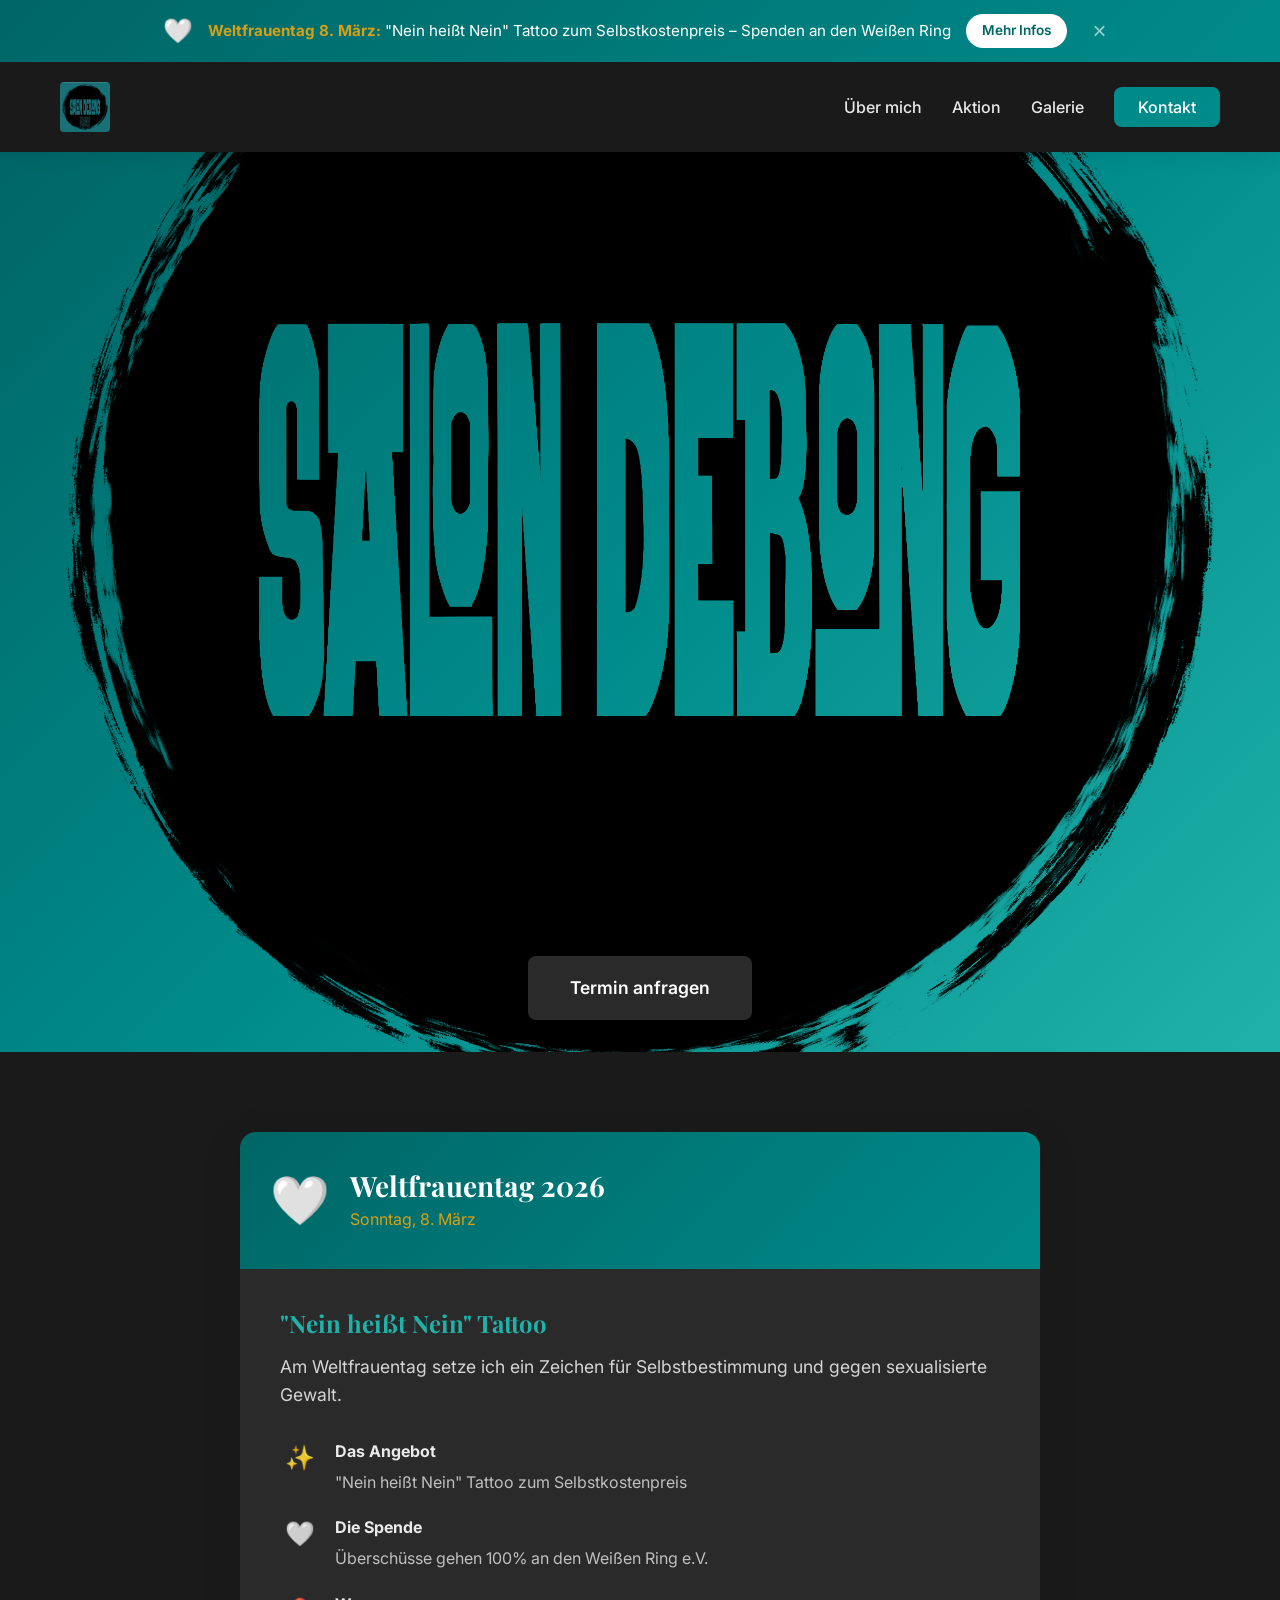
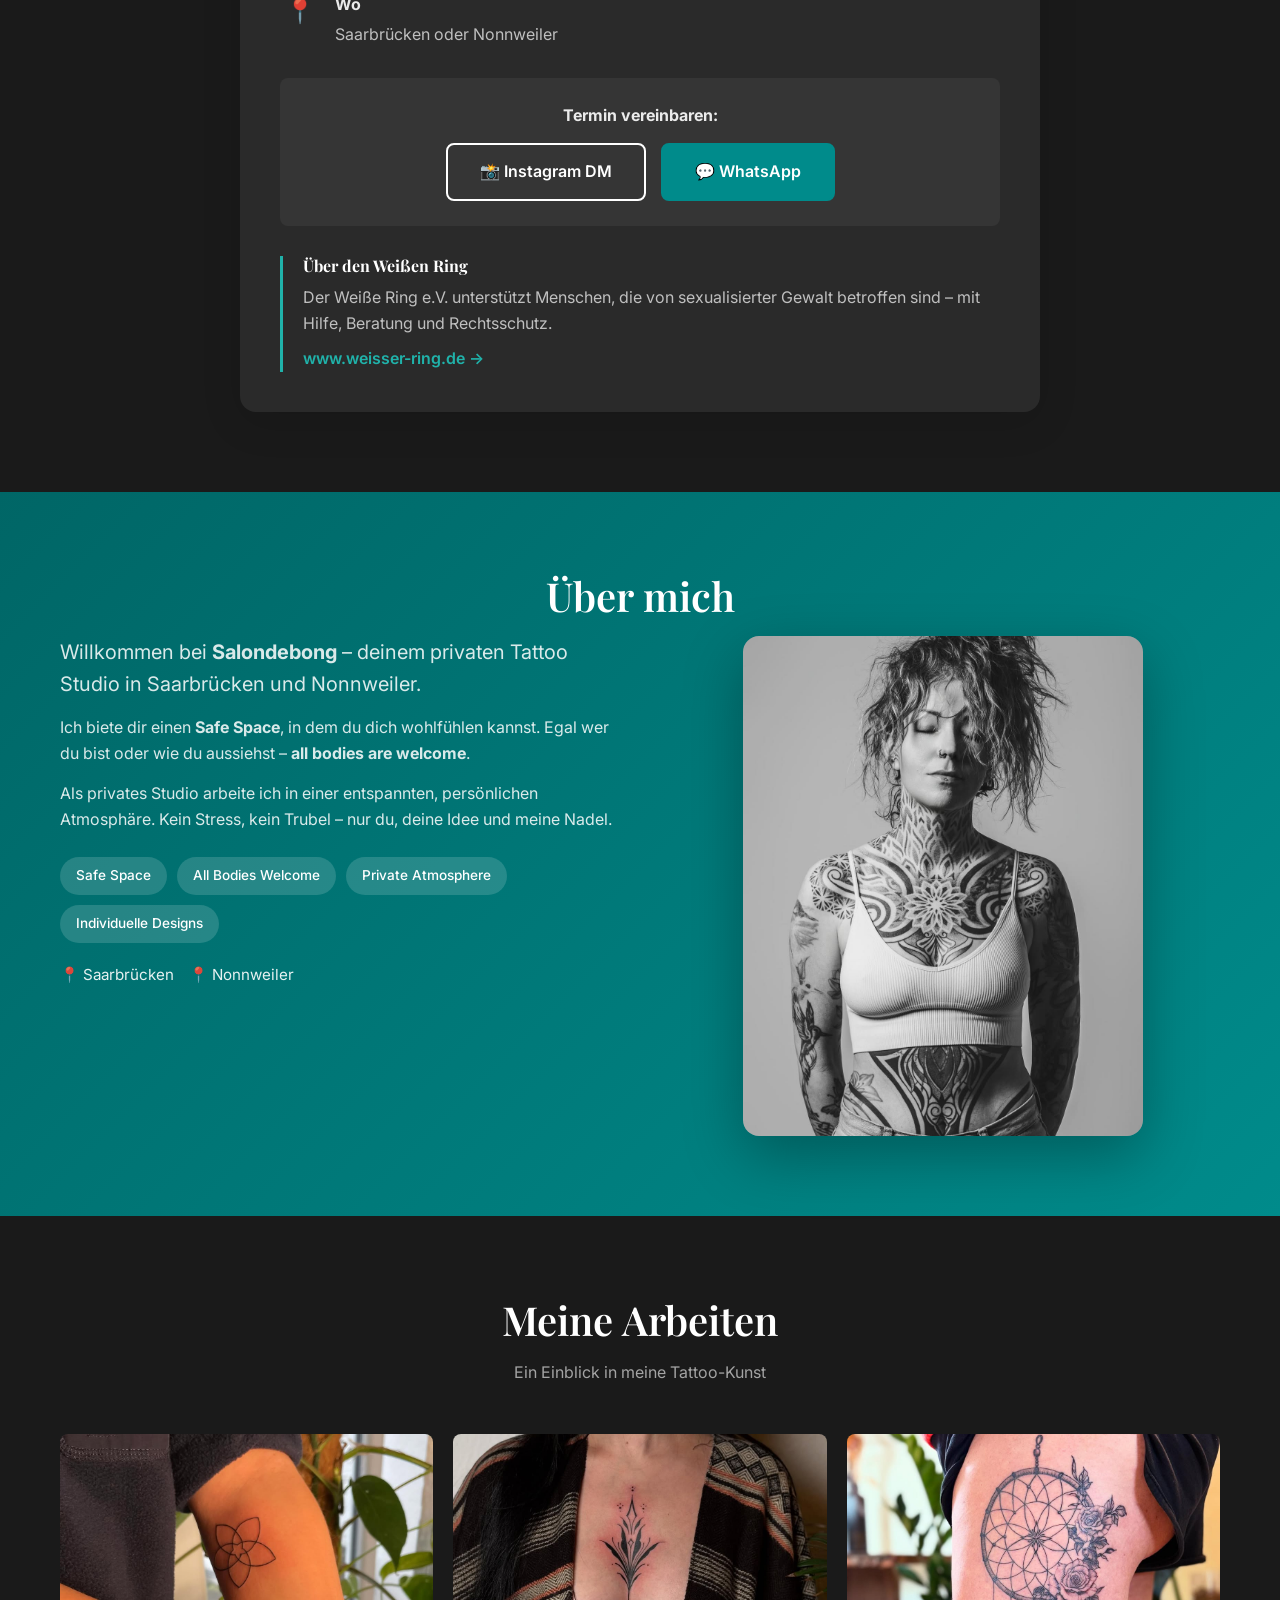
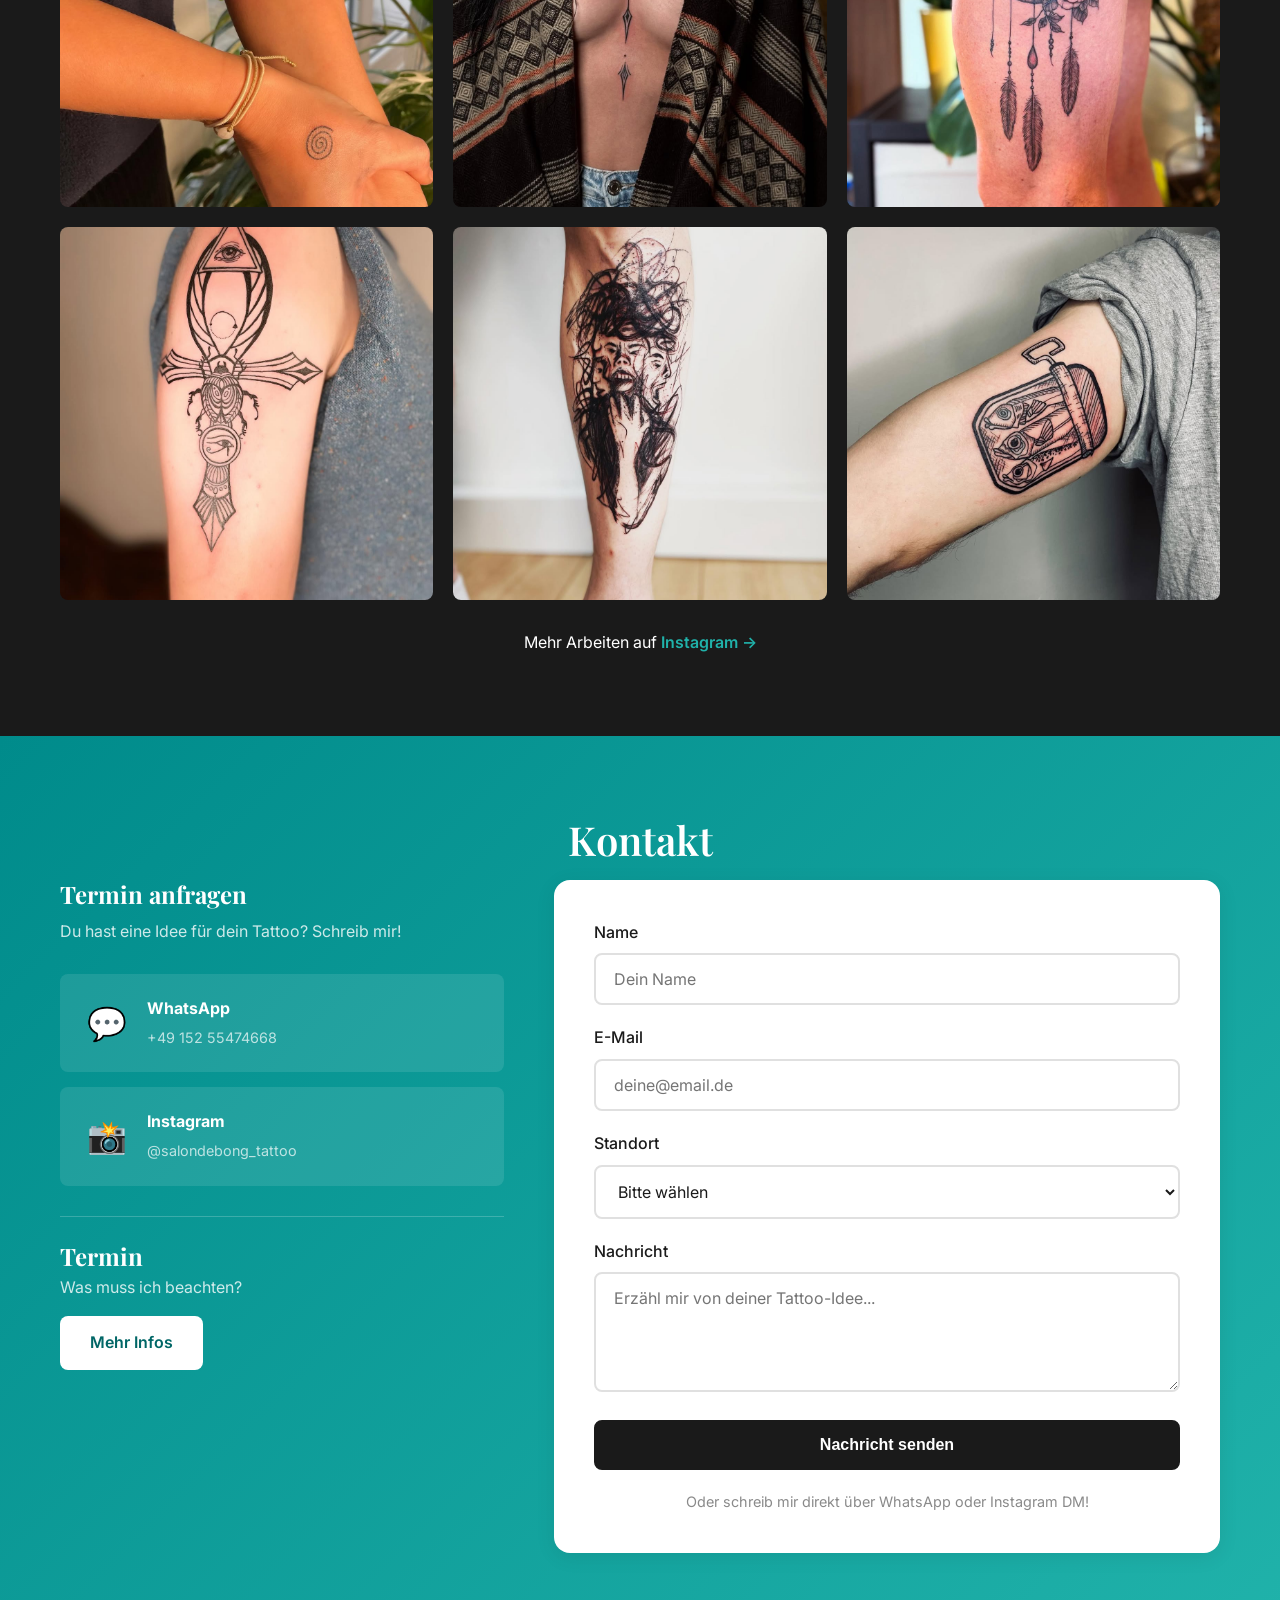
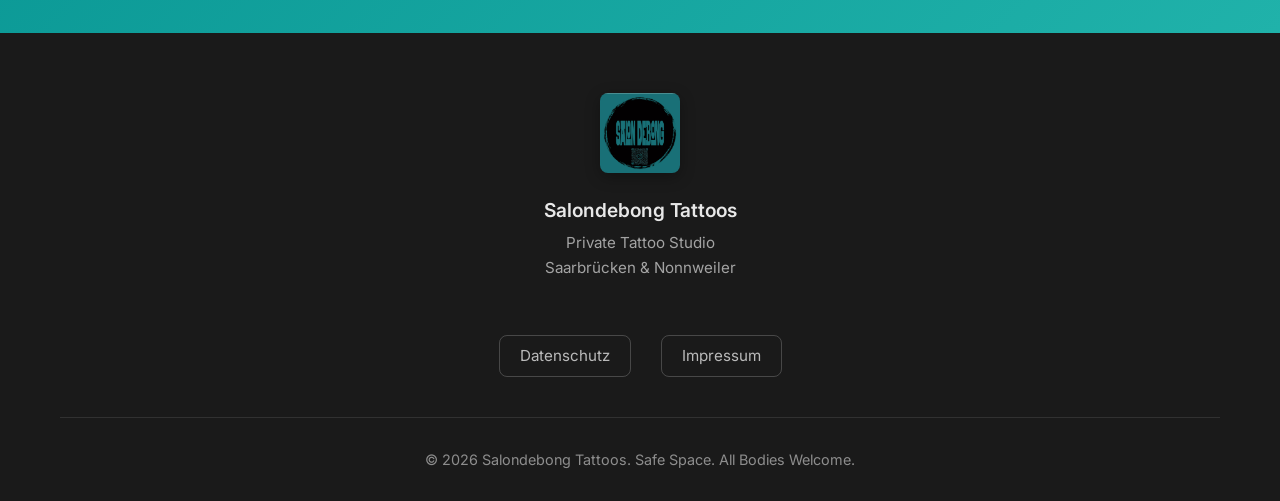
<file: index.html>
<!DOCTYPE html>
<html lang="de">
<head>
    <meta charset="UTF-8">
    <meta name="viewport" content="width=device-width, initial-scale=1.0">
    <title>Salondebong Tattoos | Private Tattoo Studio Saarbrücken & Nonnweiler</title>
    <meta name="description" content="Private Tattoo Studio in Saarbrücken & Nonnweiler. Safe Space für alle Bodies. Qualitativ hochwertige Tattoos in entspannter Atmosphäre.">
    <link rel="stylesheet" href="style.css">
    <link href="https://fonts.googleapis.com/css2?family=Playfair+Display:wght@400;600;700&family=Inter:wght@400;500;600&family=Allura&display=swap" rel="stylesheet">
</head>
<body>
    <!-- Aktion Banner -->
    <div class="aktion-banner" id="aktion-banner">
        <div class="aktion-content">
            <span class="aktion-emoji">🤍</span>
            <div class="aktion-text">
                <strong>Weltfrauentag 8. März:</strong> "Nein heißt Nein" Tattoo zum Selbstkostenpreis – Spenden an den Weißen Ring
            </div>
            <a href="#aktion" class="aktion-btn">Mehr Infos</a>
            <button class="aktion-close" onclick="closeBanner()" aria-label="Schließen">×</button>
        </div>
    </div>

    <!-- Navigation -->
    <nav class="nav">
        <div class="nav-container">
            <a href="#" class="logo">
                <img src="assets/logo.jpg" alt="Salondebong Tattoos" class="logo-img">
            </a>
            <button class="nav-toggle" aria-label="Menu">
                <span></span>
                <span></span>
                <span></span>
            </button>
            <ul class="nav-links">
                <li><a href="#about">Über mich</a></li>
                <li><a href="#aktion">Aktion</a></li>
                <li><a href="#gallery">Galerie</a></li>
                <li><a href="#contact" class="cta-nav">Kontakt</a></li>
            </ul>
        </div>
    </nav>

    <!-- Hero -->
    <header class="hero">
        <div class="hero-bg">
		 <div class="container">
            <a href="#contact" class="btn btn-primary">Termin anfragen</a>
        </div>
		</div>
       
    </header>

    <!-- Aktion Section -->
    <section class="aktion-section section" id="aktion">
        <div class="container">
            <div class="aktion-card">
                <div class="aktion-header">
                    <span class="aktion-icon">🤍</span>
                    <div>
                        <h2>Weltfrauentag 2026</h2>
                        <span class="aktion-date">Sonntag, 8. März</span>
                    </div>
                </div>
                <div class="aktion-body">
                    <h3>"Nein heißt Nein" Tattoo</h3>
                    <p class="aktion-intro">Am Weltfrauentag setze ich ein Zeichen für Selbstbestimmung und gegen sexualisierte Gewalt.</p>
                    
                    <div class="aktion-details">
                        <div class="aktion-detail">
                            <span class="detail-icon">✨</span>
                            <div>
                                <strong>Das Angebot</strong>
                                <p>"Nein heißt Nein" Tattoo zum Selbstkostenpreis</p>
                            </div>
                        </div>
                        <div class="aktion-detail">
                            <span class="detail-icon">🤍</span>
                            <div>
                                <strong>Die Spende</strong>
                                <p>Überschüsse gehen 100% an den Weißen Ring e.V.</p>
                            </div>
                        </div>
                        <div class="aktion-detail">
                            <span class="detail-icon">📍</span>
                            <div>
                                <strong>Wo</strong>
                                <p>Saarbrücken oder Nonnweiler</p>
                            </div>
                        </div>
                    </div>

                    <div class="aktion-cta">
                        <p><strong>Termin vereinbaren:</strong></p>
                        <div class="aktion-buttons">
                            <a href="https://www.instagram.com/salondebong_tattoo/" target="_blank" class="btn btn-secondary">
                                📸 Instagram DM
                            </a>
                            <a href="https://wa.me/4915255474668" target="_blank" class="btn btn-primary">
                                💬 WhatsApp
                            </a>
                        </div>
                    </div>

                    <div class="weisser-ring">
                        <h4>Über den Weißen Ring</h4>
                        <p>Der Weiße Ring e.V. unterstützt Menschen, die von sexualisierter Gewalt betroffen sind – mit Hilfe, Beratung und Rechtsschutz.</p>
                        <a href="https://www.weisser-ring.de" target="_blank" class="link-external">www.weisser-ring.de →</a>
                    </div>
                </div>
            </div>
        </div>
    </section>

    <!-- About Section -->
    <section class="about-section section" id="about">
        <div class="container">
            <h2 class="section-title">Über mich</h2>
            <div class="about-content">
                <div class="about-text">
                    <p class="about-intro">Willkommen bei <strong>Salondebong</strong> – deinem privaten Tattoo Studio in Saarbrücken und Nonnweiler.</p>
                    <p>Ich biete dir einen <strong>Safe Space</strong>, in dem du dich wohlfühlen kannst. Egal wer du bist oder wie du aussiehst – <strong>all bodies are welcome</strong>.</p>
                    <p>Als privates Studio arbeite ich in einer entspannten, persönlichen Atmosphäre. Kein Stress, kein Trubel – nur du, deine Idee und meine Nadel.</p>
                    <div class="about-values">
                        <span class="value-tag">Safe Space</span>
                        <span class="value-tag">All Bodies Welcome</span>
                        <span class="value-tag">Private Atmosphere</span>
                        <span class="value-tag">Individuelle Designs</span>
                    </div>
                    <div class="about-locations">
                        <span class="location-tag">📍 Saarbrücken</span>
                        <span class="location-tag">📍 Nonnweiler</span>
                    </div>
                </div>
                <div class="about-image">
                    <img src="assets/ich.jpg" alt="Salondebong - Tattoo Artist" class="about-img">
                </div>
            </div>
        </div>
    </section>

    <!-- Gallery Section -->
    <section class="gallery-section section" id="gallery">
        <div class="container">
            <h2 class="section-title">Meine Arbeiten</h2>
            <p class="section-subtitle">Ein Einblick in meine Tattoo-Kunst</p>
            <div class="gallery-grid">
                <div class="gallery-item">
                    <img src="assets/jenny1.jpg" alt="Tattoo Arbeit 1" loading="lazy">
                </div>
                <div class="gallery-item">
                    <img src="assets/jenny2.jpg" alt="Tattoo Arbeit 2" loading="lazy">
                </div>
                <div class="gallery-item">
                    <img src="assets/jenni3.jpg" alt="Tattoo Arbeit 3" loading="lazy">
                </div>
                <div class="gallery-item">
                    <img src="assets/jenni4.jpg" alt="Tattoo Arbeit 4" loading="lazy">
                </div>
                <div class="gallery-item">
                    <img src="assets/jenni5.jpg" alt="Tattoo Arbeit 5" loading="lazy">
                </div>
                <div class="gallery-item">
                    <img src="assets/jenni6.jpg" alt="Tattoo Arbeit 6" loading="lazy">
                </div>
            </div>
            <div class="gallery-note">
                <p>Mehr Arbeiten auf <a href="https://www.instagram.com/salondebong_tattoo/" target="_blank">Instagram →</a></p>
            </div>
        </div>
    </section>

    <!-- Contact Section -->
    <section class="contact-section section" id="contact">
        <div class="container">
            <h2 class="section-title">Kontakt</h2>
            <div class="contact-content">
                <div class="contact-info">
                    <h3>Termin anfragen</h3>
                    <p>Du hast eine Idee für dein Tattoo? Schreib mir!</p>
                    <div class="contact-methods">
                        <a href="https://wa.me/4915255474668" class="contact-method">
                            <span class="method-icon">💬</span>
                            <div>
                                <strong>WhatsApp</strong>
                                <span>+49 152 55474668</span>
                            </div>
                        </a>
                        <a href="https://www.instagram.com/salondebong_tattoo/" target="_blank" class="contact-method">
                            <span class="method-icon">📸</span>
                            <div>
                                <strong>Instagram</strong>
                                <span>@salondebong_tattoo</span>
                            </div>
                        </a>
                    </div>
                    
                    <div class="termin-info">
                        <h3>Termin</h3>
                        <p class="termin-subtitle">Was muss ich beachten?</p>
                        <a href="termin.html" class="btn btn-termin">Mehr Infos</a>
                    </div>
                </div>
                <div class="contact-form-wrapper">
                    <form class="contact-form" id="contact-form">
                        <div class="form-group">
                            <label for="name">Name</label>
                            <input type="text" id="name" name="name" required placeholder="Dein Name">
                        </div>
                        <div class="form-group">
                            <label for="email">E-Mail</label>
                            <input type="email" id="email" name="email" required placeholder="deine@email.de">
                        </div>
                        <div class="form-group">
                            <label for="location">Standort</label>
                            <select id="location" name="location">
                                <option value="">Bitte wählen</option>
                                <option value="saarbrucken">Saarbrücken</option>
                                <option value="nonnweiler">Nonnweiler</option>
                            </select>
                        </div>
                        <div class="form-group">
                            <label for="message">Nachricht</label>
                            <textarea id="message" name="message" rows="4" required placeholder="Erzähl mir von deiner Tattoo-Idee..."></textarea>
                        </div>
                        <button type="submit" class="btn btn-primary btn-full">Nachricht senden</button>
                    </form>
                    <p class="form-note">Oder schreib mir direkt über WhatsApp oder Instagram DM!</p>
                </div>
            </div>
        </div>
    </section>

    <!-- Footer -->
    <footer class="footer">
        <div class="container">
            <div class="footer-content">
                <div class="footer-brand">
                    <img src="assets/logo.jpg" alt="Salondebong Tattoos" class="footer-logo">
                    <p>Salondebong Tattoos</p>
                    <p class="footer-subtitle">Private Tattoo Studio<br>Saarbrücken & Nonnweiler</p>
                </div>
                <div class="footer-legal">
                    <a href="datenschutz.html" target="_blank">Datenschutz</a>
                    <a href="impressum.html" target="_blank">Impressum</a>
                </div>
            </div>
            <div class="footer-bottom">
                <p>&copy; 2026 Salondebong Tattoos. Safe Space. All Bodies Welcome.</p>
            </div>
        </div>
    </footer>

    <script src="script.js"></script>
</body>
</html>
</file>
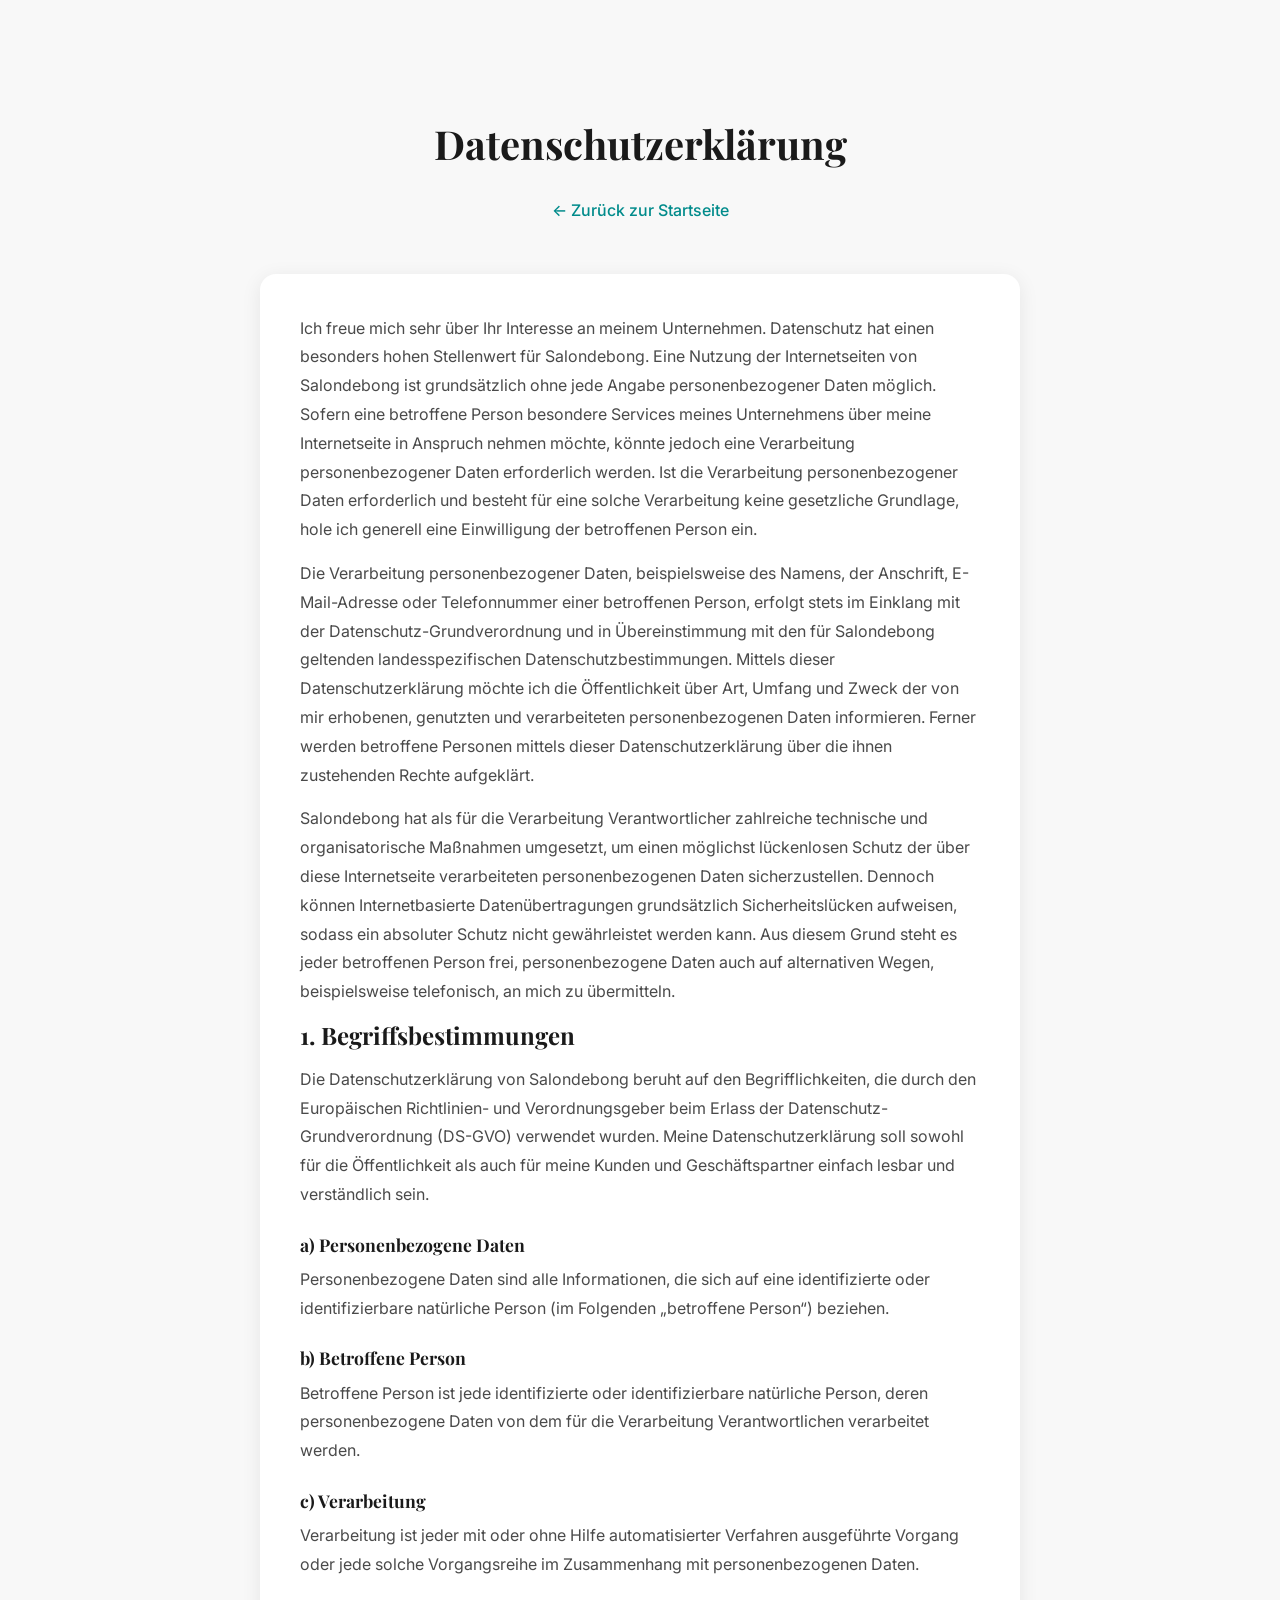
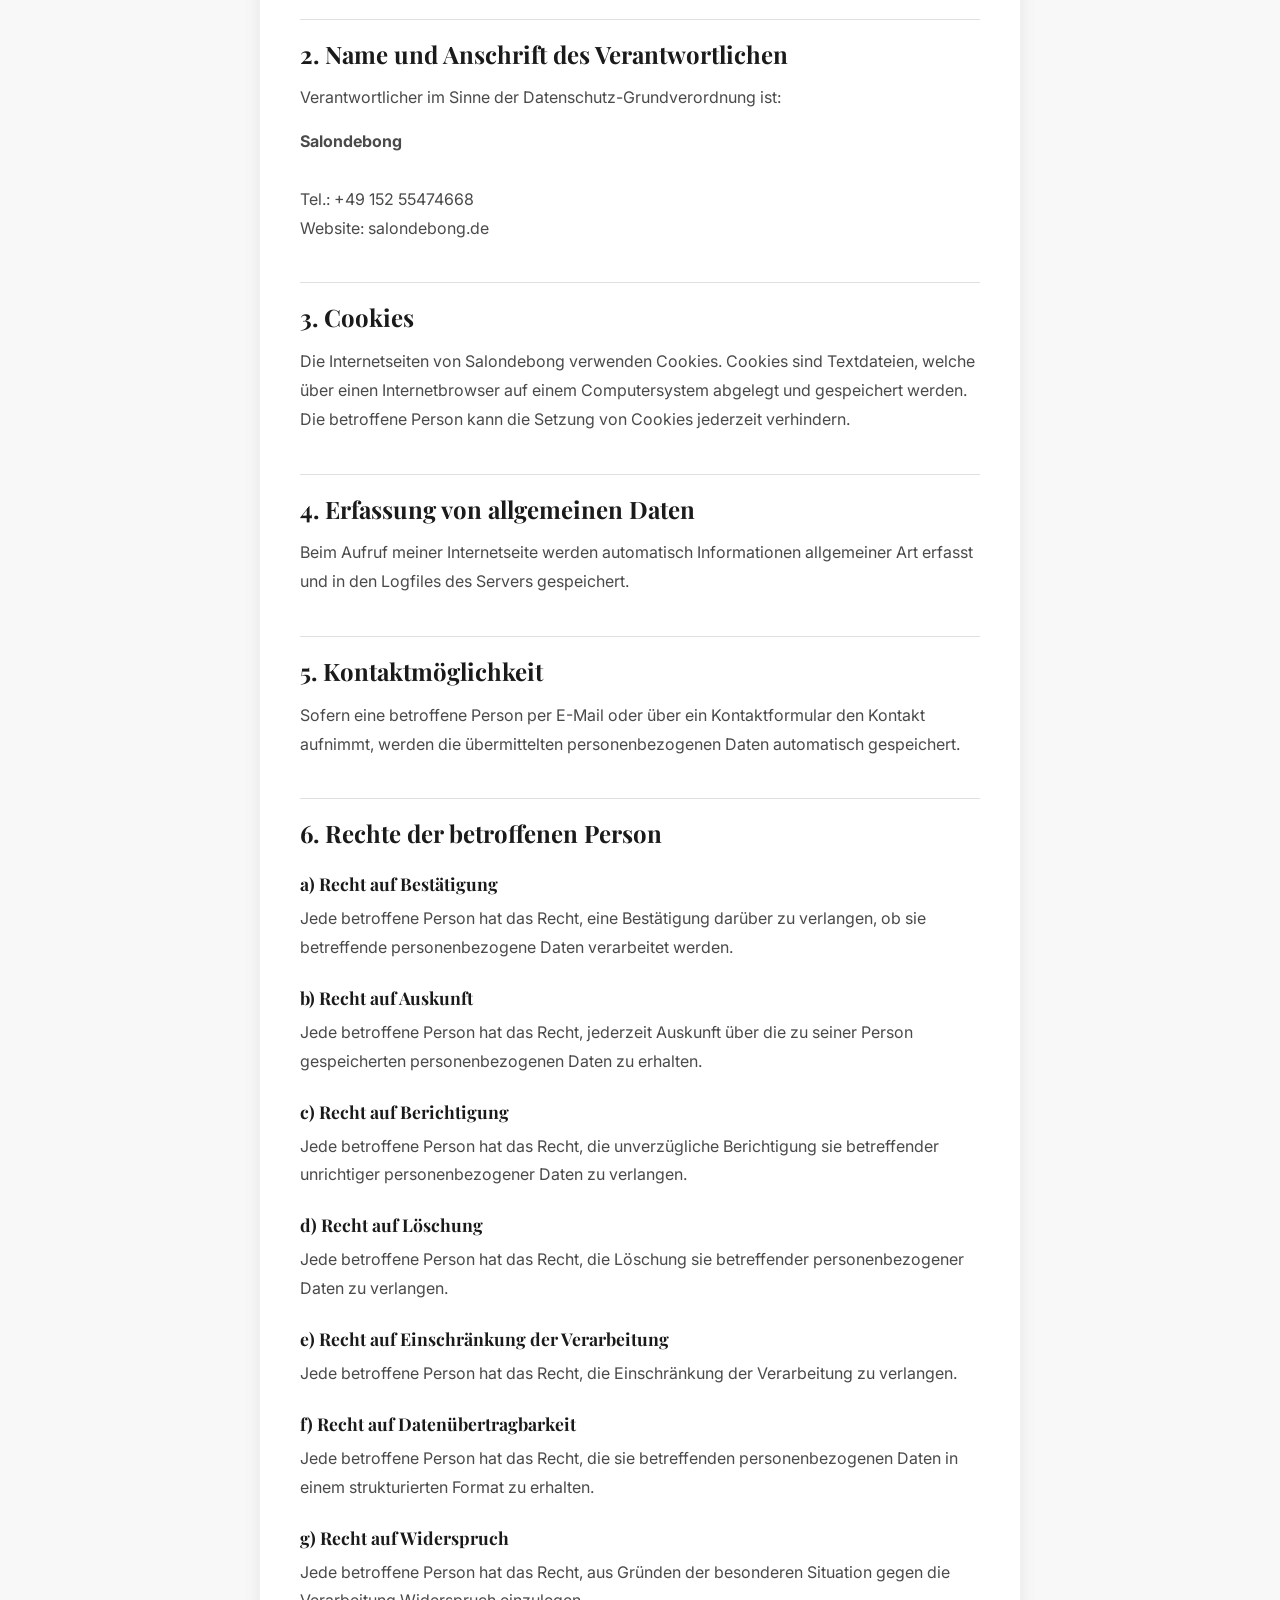
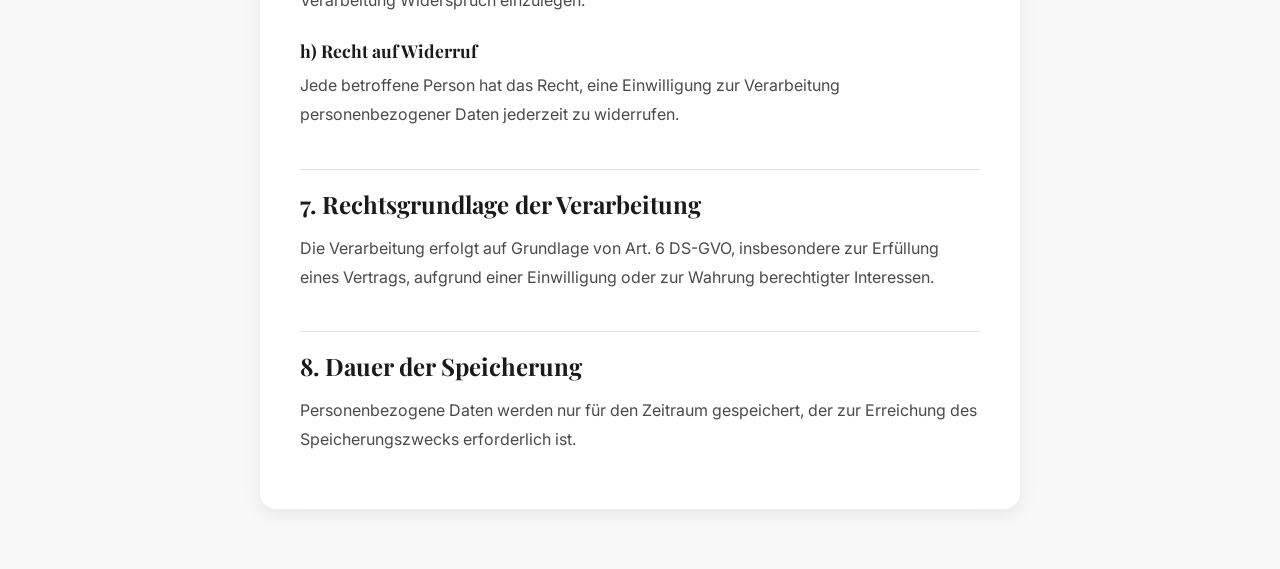
<file: datenschutz.html>
<!DOCTYPE html>
<html lang="de">
<head>
    <meta charset="UTF-8">
    <meta name="viewport" content="width=device-width, initial-scale=1.0">
    <title>Datenschutz | Salondebong Tattoos</title>
    <link rel="stylesheet" href="style.css">
    <link href="https://fonts.googleapis.com/css2?family=Playfair+Display:wght@400;600;700&family=Inter:wght@400;500;600&family=Allura&display=swap" rel="stylesheet">
    <style>
        .legal-page {
            min-height: 100vh;
            padding: 120px 0 60px;
            background: var(--bg-light);
        }
        .legal-container {
            max-width: 800px;
            margin: 0 auto;
            padding: 0 20px;
        }
        .legal-header {
            text-align: center;
            margin-bottom: 50px;
        }
        .legal-header h1 {
            font-family: var(--font-display);
            font-size: 2.5rem;
            color: var(--primary);
            margin-bottom: 10px;
        }
        .legal-back {
            display: inline-flex;
            align-items: center;
            gap: 8px;
            color: var(--petrol);
            font-weight: 500;
            margin-top: 20px;
            transition: var(--transition);
        }
        .legal-back:hover {
            color: var(--petrol-dark);
        }
        .legal-content {
            background: white;
            padding: 40px;
            border-radius: var(--radius-lg);
            box-shadow: var(--shadow);
        }
        .legal-content h2 {
            font-family: var(--font-display);
            font-size: 1.5rem;
            color: var(--primary);
            margin: 40px 0 15px;
            padding-top: 20px;
            border-top: 1px solid var(--border);
        }
        .legal-content h2:first-of-type {
            margin-top: 0;
            padding-top: 0;
            border-top: none;
        }
        .legal-content h3 {
            font-size: 1.1rem;
            color: var(--text-dark);
            margin: 25px 0 10px;
        }
        .legal-content p {
            color: var(--text-medium);
            line-height: 1.8;
            margin-bottom: 15px;
        }
        .legal-content ul {
            margin: 15px 0 15px 25px;
            color: var(--text-medium);
        }
        .legal-content li {
            margin-bottom: 8px;
            line-height: 1.6;
        }
        .legal-content a {
            color: var(--petrol);
            word-break: break-all;
        }
        .legal-content a:hover {
            text-decoration: underline;
        }
        @media (max-width: 768px) {
            .legal-content {
                padding: 25px;
            }
            .legal-header h1 {
                font-size: 2rem;
            }
        }
    </style>
</head>
<body>
    <div class="legal-page">
        <div class="legal-container">
            <div class="legal-header">
                <h1>Datenschutzerklärung</h1>
                <a href="index.html" class="legal-back">← Zurück zur Startseite</a>
            </div>
            <div class="legal-content">
                <p>Ich freue mich sehr über Ihr Interesse an meinem Unternehmen. Datenschutz hat einen besonders hohen Stellenwert für Salondebong. Eine Nutzung der Internetseiten von Salondebong ist grundsätzlich ohne jede Angabe personenbezogener Daten möglich. Sofern eine betroffene Person besondere Services meines Unternehmens über meine Internetseite in Anspruch nehmen möchte, könnte jedoch eine Verarbeitung personenbezogener Daten erforderlich werden. Ist die Verarbeitung personenbezogener Daten erforderlich und besteht für eine solche Verarbeitung keine gesetzliche Grundlage, hole ich generell eine Einwilligung der betroffenen Person ein.</p>

                <p>Die Verarbeitung personenbezogener Daten, beispielsweise des Namens, der Anschrift, E-Mail-Adresse oder Telefonnummer einer betroffenen Person, erfolgt stets im Einklang mit der Datenschutz-Grundverordnung und in Übereinstimmung mit den für Salondebong geltenden landesspezifischen Datenschutzbestimmungen. Mittels dieser Datenschutzerklärung möchte ich die Öffentlichkeit über Art, Umfang und Zweck der von mir erhobenen, genutzten und verarbeiteten personenbezogenen Daten informieren. Ferner werden betroffene Personen mittels dieser Datenschutzerklärung über die ihnen zustehenden Rechte aufgeklärt.</p>

                <p>Salondebong hat als für die Verarbeitung Verantwortlicher zahlreiche technische und organisatorische Maßnahmen umgesetzt, um einen möglichst lückenlosen Schutz der über diese Internetseite verarbeiteten personenbezogenen Daten sicherzustellen. Dennoch können Internetbasierte Datenübertragungen grundsätzlich Sicherheitslücken aufweisen, sodass ein absoluter Schutz nicht gewährleistet werden kann. Aus diesem Grund steht es jeder betroffenen Person frei, personenbezogene Daten auch auf alternativen Wegen, beispielsweise telefonisch, an mich zu übermitteln.</p>

                <h2>1. Begriffsbestimmungen</h2>
                <p>Die Datenschutzerklärung von Salondebong beruht auf den Begrifflichkeiten, die durch den Europäischen Richtlinien- und Verordnungsgeber beim Erlass der Datenschutz-Grundverordnung (DS-GVO) verwendet wurden. Meine Datenschutzerklärung soll sowohl für die Öffentlichkeit als auch für meine Kunden und Geschäftspartner einfach lesbar und verständlich sein.</p>

                <h3>a) Personenbezogene Daten</h3>
                <p>Personenbezogene Daten sind alle Informationen, die sich auf eine identifizierte oder identifizierbare natürliche Person (im Folgenden „betroffene Person“) beziehen.</p>

                <h3>b) Betroffene Person</h3>
                <p>Betroffene Person ist jede identifizierte oder identifizierbare natürliche Person, deren personenbezogene Daten von dem für die Verarbeitung Verantwortlichen verarbeitet werden.</p>

                <h3>c) Verarbeitung</h3>
                <p>Verarbeitung ist jeder mit oder ohne Hilfe automatisierter Verfahren ausgeführte Vorgang oder jede solche Vorgangsreihe im Zusammenhang mit personenbezogenen Daten.</p>

                <h2>2. Name und Anschrift des Verantwortlichen</h2>
                <p>Verantwortlicher im Sinne der Datenschutz-Grundverordnung ist:</p>
                <p>
                    <strong>Salondebong</strong><br><br>
                    Tel.: +49 152 55474668<br>
                    Website: salondebong.de
                </p>

                <h2>3. Cookies</h2>
                <p>Die Internetseiten von Salondebong verwenden Cookies. Cookies sind Textdateien, welche über einen Internetbrowser auf einem Computersystem abgelegt und gespeichert werden. Die betroffene Person kann die Setzung von Cookies jederzeit verhindern.</p>

                <h2>4. Erfassung von allgemeinen Daten</h2>
                <p>Beim Aufruf meiner Internetseite werden automatisch Informationen allgemeiner Art erfasst und in den Logfiles des Servers gespeichert.</p>

                <h2>5. Kontaktmöglichkeit</h2>
                <p>Sofern eine betroffene Person per E-Mail oder über ein Kontaktformular den Kontakt aufnimmt, werden die übermittelten personenbezogenen Daten automatisch gespeichert.</p>

                <h2>6. Rechte der betroffenen Person</h2>
                <h3>a) Recht auf Bestätigung</h3>
                <p>Jede betroffene Person hat das Recht, eine Bestätigung darüber zu verlangen, ob sie betreffende personenbezogene Daten verarbeitet werden.</p>

                <h3>b) Recht auf Auskunft</h3>
                <p>Jede betroffene Person hat das Recht, jederzeit Auskunft über die zu seiner Person gespeicherten personenbezogenen Daten zu erhalten.</p>

                <h3>c) Recht auf Berichtigung</h3>
                <p>Jede betroffene Person hat das Recht, die unverzügliche Berichtigung sie betreffender unrichtiger personenbezogener Daten zu verlangen.</p>

                <h3>d) Recht auf Löschung</h3>
                <p>Jede betroffene Person hat das Recht, die Löschung sie betreffender personenbezogener Daten zu verlangen.</p>

                <h3>e) Recht auf Einschränkung der Verarbeitung</h3>
                <p>Jede betroffene Person hat das Recht, die Einschränkung der Verarbeitung zu verlangen.</p>

                <h3>f) Recht auf Datenübertragbarkeit</h3>
                <p>Jede betroffene Person hat das Recht, die sie betreffenden personenbezogenen Daten in einem strukturierten Format zu erhalten.</p>

                <h3>g) Recht auf Widerspruch</h3>
                <p>Jede betroffene Person hat das Recht, aus Gründen der besonderen Situation gegen die Verarbeitung Widerspruch einzulegen.</p>

                <h3>h) Recht auf Widerruf</h3>
                <p>Jede betroffene Person hat das Recht, eine Einwilligung zur Verarbeitung personenbezogener Daten jederzeit zu widerrufen.</p>

                <h2>7. Rechtsgrundlage der Verarbeitung</h2>
                <p>Die Verarbeitung erfolgt auf Grundlage von Art. 6 DS-GVO, insbesondere zur Erfüllung eines Vertrags, aufgrund einer Einwilligung oder zur Wahrung berechtigter Interessen.</p>

                <h2>8. Dauer der Speicherung</h2>
                <p>Personenbezogene Daten werden nur für den Zeitraum gespeichert, der zur Erreichung des Speicherungszwecks erforderlich ist.</p>
            </div>
        </div>
    </div>
</body>
</html>
</file>
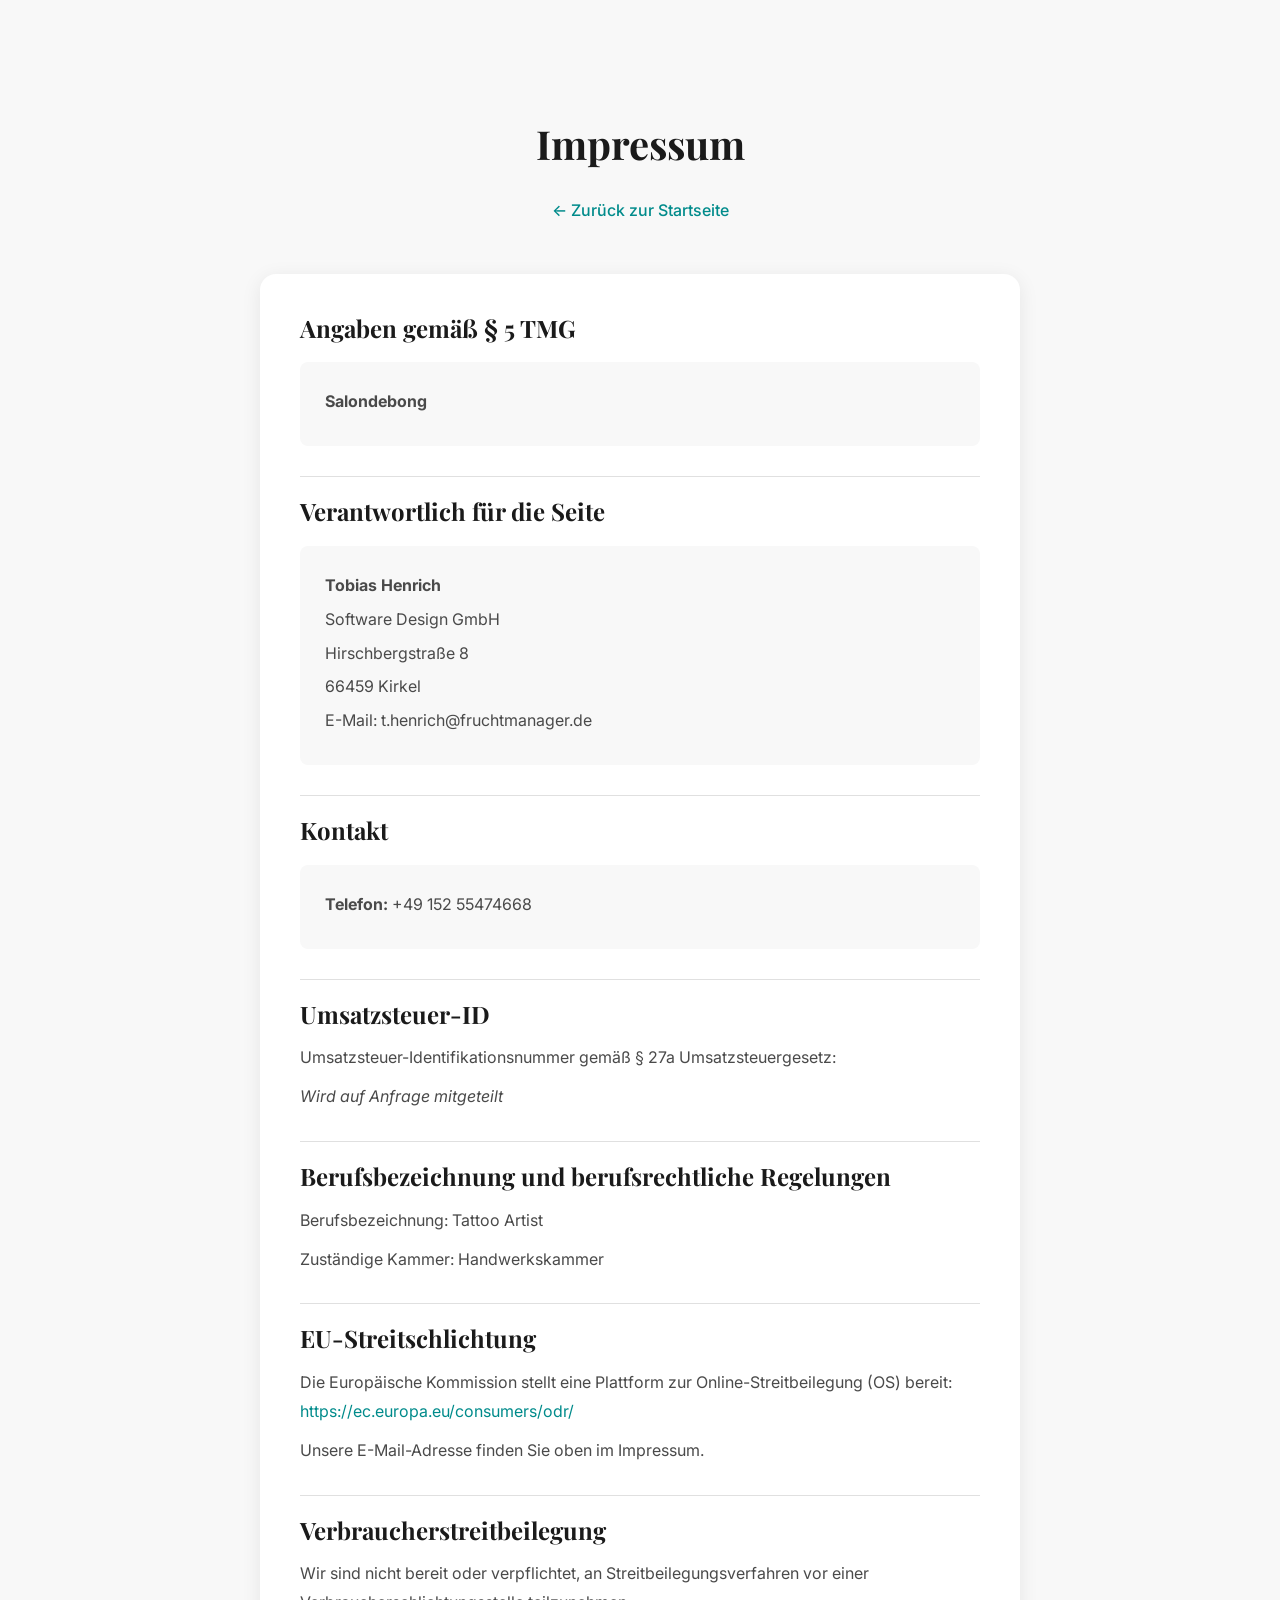
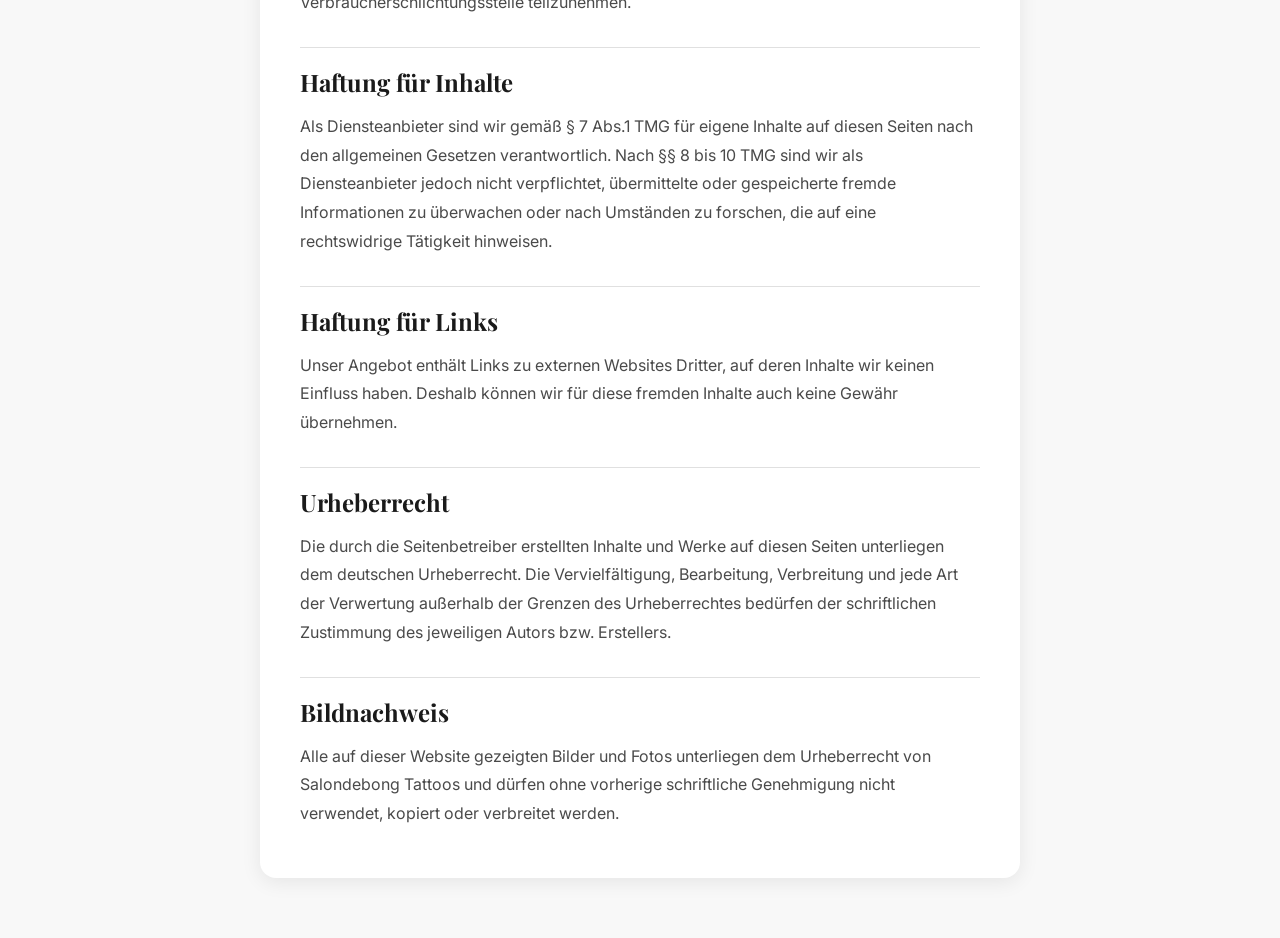
<file: impressum.html>
<!DOCTYPE html>
<html lang="de">
<head>
    <meta charset="UTF-8">
    <meta name="viewport" content="width=device-width, initial-scale=1.0">
    <title>Impressum | Salondebong Tattoos</title>
    <link rel="stylesheet" href="style.css">
    <link href="https://fonts.googleapis.com/css2?family=Playfair+Display:wght@400;600;700&family=Inter:wght@400;500;600&family=Allura&display=swap" rel="stylesheet">
    <style>
        .legal-page {
            min-height: 100vh;
            padding: 120px 0 60px;
            background: var(--bg-light);
        }
        .legal-container {
            max-width: 800px;
            margin: 0 auto;
            padding: 0 20px;
        }
        .legal-header {
            text-align: center;
            margin-bottom: 50px;
        }
        .legal-header h1 {
            font-family: var(--font-display);
            font-size: 2.5rem;
            color: var(--primary);
            margin-bottom: 10px;
        }
        .legal-back {
            display: inline-flex;
            align-items: center;
            gap: 8px;
            color: var(--petrol);
            font-weight: 500;
            margin-top: 20px;
            transition: var(--transition);
        }
        .legal-back:hover {
            color: var(--petrol-dark);
        }
        .legal-content {
            background: white;
            padding: 40px;
            border-radius: var(--radius-lg);
            box-shadow: var(--shadow);
        }
        .legal-content h2 {
            font-family: var(--font-display);
            font-size: 1.5rem;
            color: var(--primary);
            margin: 30px 0 15px;
            padding-top: 20px;
            border-top: 1px solid var(--border);
        }
        .legal-content h2:first-of-type {
            margin-top: 0;
            padding-top: 0;
            border-top: none;
        }
        .legal-content p {
            color: var(--text-medium);
            line-height: 1.8;
            margin-bottom: 10px;
        }
        .legal-content a {
            color: var(--petrol);
        }
        .legal-content a:hover {
            text-decoration: underline;
        }
        .impressum-contact {
            background: var(--bg-light);
            padding: 25px;
            border-radius: var(--radius);
            margin: 20px 0;
        }
        .impressum-contact p {
            margin-bottom: 5px;
        }
        @media (max-width: 768px) {
            .legal-content {
                padding: 25px;
            }
            .legal-header h1 {
                font-size: 2rem;
            }
        }
    </style>
</head>
<body>
    <div class="legal-page">
        <div class="legal-container">
            <div class="legal-header">
                <h1>Impressum</h1>
                <a href="index.html" class="legal-back">← Zurück zur Startseite</a>
            </div>
            <div class="legal-content">
                <h2>Angaben gemäß § 5 TMG</h2>
                <div class="impressum-contact">
                    <p><strong>Salondebong</strong></p>
                </div>

                <h2>Verantwortlich für die Seite</h2>
                <div class="impressum-contact">
                    <p><strong>Tobias Henrich</strong></p>
                    <p>Software Design GmbH</p>
                    <p>Hirschbergstraße 8</p>
                    <p>66459 Kirkel</p>
                    <p>E-Mail: t.henrich@fruchtmanager.de</p>
                </div>

                <h2>Kontakt</h2>
                <div class="impressum-contact">
                    <p><strong>Telefon:</strong> +49 152 55474668</p>
                </div>

                <h2>Umsatzsteuer-ID</h2>
                <p>Umsatzsteuer-Identifikationsnummer gemäß § 27a Umsatzsteuergesetz:</p>
                <p><em>Wird auf Anfrage mitgeteilt</em></p>

                <h2>Berufsbezeichnung und berufsrechtliche Regelungen</h2>
                <p>Berufsbezeichnung: Tattoo Artist</p>
                <p>Zuständige Kammer: Handwerkskammer</p>

                <h2>EU-Streitschlichtung</h2>
                <p>Die Europäische Kommission stellt eine Plattform zur Online-Streitbeilegung (OS) bereit: <a href="https://ec.europa.eu/consumers/odr/" target="_blank">https://ec.europa.eu/consumers/odr/</a></p>
                <p>Unsere E-Mail-Adresse finden Sie oben im Impressum.</p>

                <h2>Verbraucherstreitbeilegung</h2>
                <p>Wir sind nicht bereit oder verpflichtet, an Streitbeilegungsverfahren vor einer Verbraucherschlichtungsstelle teilzunehmen.</p>

                <h2>Haftung für Inhalte</h2>
                <p>Als Diensteanbieter sind wir gemäß § 7 Abs.1 TMG für eigene Inhalte auf diesen Seiten nach den allgemeinen Gesetzen verantwortlich. Nach §§ 8 bis 10 TMG sind wir als Diensteanbieter jedoch nicht verpflichtet, übermittelte oder gespeicherte fremde Informationen zu überwachen oder nach Umständen zu forschen, die auf eine rechtswidrige Tätigkeit hinweisen.</p>

                <h2>Haftung für Links</h2>
                <p>Unser Angebot enthält Links zu externen Websites Dritter, auf deren Inhalte wir keinen Einfluss haben. Deshalb können wir für diese fremden Inhalte auch keine Gewähr übernehmen.</p>

                <h2>Urheberrecht</h2>
                <p>Die durch die Seitenbetreiber erstellten Inhalte und Werke auf diesen Seiten unterliegen dem deutschen Urheberrecht. Die Vervielfältigung, Bearbeitung, Verbreitung und jede Art der Verwertung außerhalb der Grenzen des Urheberrechtes bedürfen der schriftlichen Zustimmung des jeweiligen Autors bzw. Erstellers.</p>

                <h2>Bildnachweis</h2>
                <p>Alle auf dieser Website gezeigten Bilder und Fotos unterliegen dem Urheberrecht von Salondebong Tattoos und dürfen ohne vorherige schriftliche Genehmigung nicht verwendet, kopiert oder verbreitet werden.</p>
            </div>
        </div>
    </div>
</body>
</html>
</file>
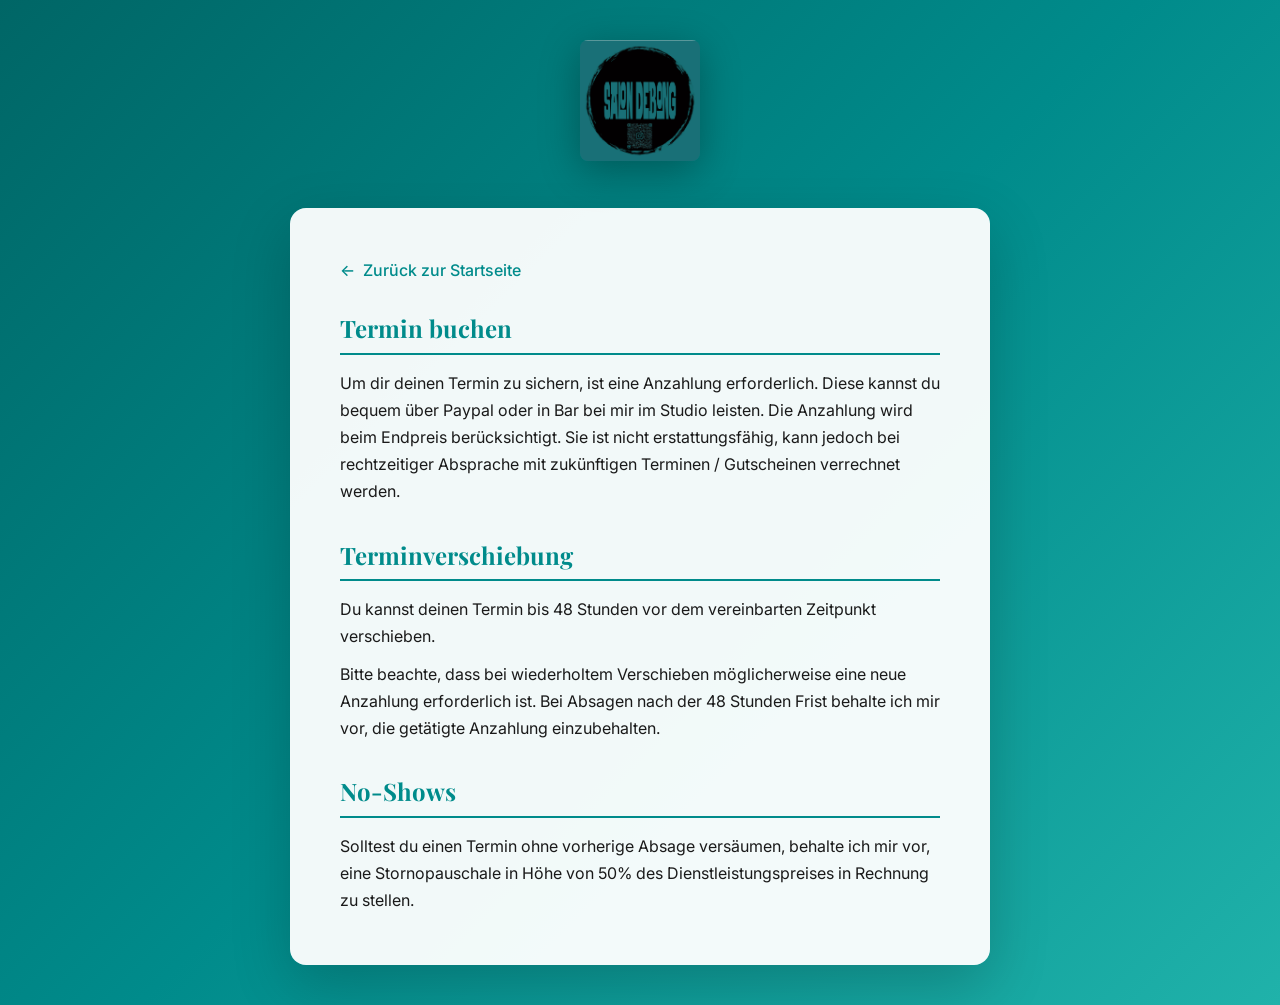
<file: termin.html>
<!DOCTYPE html>
<html lang="de">
<head>
    <meta charset="UTF-8">
    <meta name="viewport" content="width=device-width, initial-scale=1.0">
    <title>Termin buchen | Salondebong Tattoos</title>
    <meta name="description" content="Informationen zur Terminbuchung bei Salondebong Tattoos - Anzahlung, Stornierung und No-Show Richtlinien.">
    <link rel="stylesheet" href="style.css">
    <link href="https://fonts.googleapis.com/css2?family=Playfair+Display:wght@400;600;700&family=Inter:wght@400;500;600&family=Allura&display=swap" rel="stylesheet">
    <style>
        body {
            background: linear-gradient(135deg, #006666 0%, #008B8B 50%, #20B2AA 100%);
            min-height: 100vh;
            display: flex;
            flex-direction: column;
            align-items: center;
            padding: 40px 20px;
        }
        
        .termin-logo {
            width: 120px;
            height: auto;
            border-radius: 8px;
            margin-bottom: 40px;
            box-shadow: 0 10px 40px rgba(0,0,0,0.3);
        }
        
        .termin-container {
            max-width: 700px;
            width: 100%;
            background: rgba(255,255,255,0.95);
            border-radius: 16px;
            padding: 50px;
            box-shadow: 0 20px 60px rgba(0,0,0,0.2);
        }
        
        .termin-back {
            display: inline-flex;
            align-items: center;
            gap: 8px;
            color: #008B8B;
            font-weight: 500;
            margin-bottom: 30px;
            transition: all 0.3s ease;
        }
        
        .termin-back:hover {
            color: #006666;
            transform: translateX(-5px);
        }
        
        .termin-section {
            margin-bottom: 35px;
        }
        
        .termin-section:last-child {
            margin-bottom: 0;
        }
        
        .termin-section h2 {
            font-family: 'Playfair Display', serif;
            color: #008B8B;
            font-size: 1.5rem;
            margin-bottom: 15px;
            padding-bottom: 10px;
            border-bottom: 2px solid #008B8B;
        }
        
        .termin-section p {
            color: #1a1a1a;
            line-height: 1.7;
            margin-bottom: 10px;
        }
        
        .termin-section p:last-child {
            margin-bottom: 0;
        }
        
        @media (max-width: 768px) {
            .termin-container {
                padding: 30px 20px;
            }
            
            .termin-logo {
                width: 80px;
            }
        }
    </style>
</head>
<body>
    <a href="index.html">
        <img src="assets/logo.jpg" alt="Salondebong Tattoos" class="termin-logo">
    </a>
    
    <div class="termin-container">
        <a href="index.html" class="termin-back">
            <span>←</span> Zurück zur Startseite
        </a>
        
        <div class="termin-section">
            <h2>Termin buchen</h2>
            <p>Um dir deinen Termin zu sichern, ist eine Anzahlung erforderlich. Diese kannst du bequem über Paypal oder in Bar bei mir im Studio leisten. Die Anzahlung wird beim Endpreis berücksichtigt. Sie ist nicht erstattungsfähig, kann jedoch bei rechtzeitiger Absprache mit zukünftigen Terminen / Gutscheinen verrechnet werden.</p>
        </div>
        
        <div class="termin-section">
            <h2>Terminverschiebung</h2>
            <p>Du kannst deinen Termin bis 48 Stunden vor dem vereinbarten Zeitpunkt verschieben.</p>
            <p>Bitte beachte, dass bei wiederholtem Verschieben möglicherweise eine neue Anzahlung erforderlich ist. Bei Absagen nach der 48 Stunden Frist behalte ich mir vor, die getätigte Anzahlung einzubehalten.</p>
        </div>
        
        <div class="termin-section">
            <h2>No-Shows</h2>
            <p>Solltest du einen Termin ohne vorherige Absage versäumen, behalte ich mir vor, eine Stornopauschale in Höhe von 50% des Dienstleistungspreises in Rechnung zu stellen.</p>
        </div>
    </div>
</body>
</html>
</file>
<file: style.css>
/* ============================================
   SALONDEBONG TATTOOS - STYLES
   ============================================ */

:root {
    /* Colors - Elegant, minimal */
    --primary: #1a1a1a;
    --secondary: #2a2a2a;
    --accent: #b8860b; /* Dark gold */
    --accent-light: #d4a017;
    --petrol: #008B8B;
    --petrol-light: #20B2AA;
    --petrol-dark: #006666;
    --text-dark: #1a1a1a;
    --text-medium: #4a4a4a;
    --text-light: #8a8a8a;
    --bg-white: #ffffff;
    --bg-light: #f8f8f8;
    --bg-dark: #0a0a0a;
    --border: #e0e0e0;
    
    /* Typography */
    --font-display: 'Playfair Display', serif;
    --font-body: 'Inter', sans-serif;
    
    /* Spacing */
    --space-xs: 0.5rem;
    --space-sm: 1rem;
    --space-md: 2rem;
    --space-lg: 3rem;
    --space-xl: 5rem;
    
    /* Effects */
    --shadow: 0 4px 20px rgba(0,0,0,0.08);
    --shadow-lg: 0 10px 40px rgba(0,0,0,0.12);
    --radius: 8px;
    --radius-lg: 16px;
    
    /* Transitions */
    --transition: all 0.3s ease;
}

/* ============================================
   BASE
   ============================================ */

* {
    margin: 0;
    padding: 0;
    box-sizing: border-box;
}

html {
    scroll-behavior: smooth;
}

body {
    font-family: var(--font-body);
    color: var(--text-dark);
    background: var(--bg-white);
    line-height: 1.6;
}

.container {
    max-width: 1200px;
    margin: 0 auto;
    padding: 0 20px;
}

.section {
    padding: var(--space-xl) 0;
}

.section-title {
    font-family: var(--font-display);
    font-size: 2.5rem;
    font-weight: 600;
    margin-bottom: var(--space-sm);
    text-align: center;
}

.section-subtitle {
    text-align: center;
    color: var(--text-light);
    margin-bottom: var(--space-lg);
}

h1, h2, h3, h4 {
    font-family: var(--font-display);
    line-height: 1.2;
}

a {
    text-decoration: none;
    color: inherit;
}

img {
    max-width: 100%;
    height: auto;
}

/* ============================================
   BUTTONS
   ============================================ */

.btn {
    display: inline-block;
    padding: 14px 32px;
    border-radius: var(--radius);
    font-weight: 600;
    font-size: 1rem;
    transition: var(--transition);
    border: 2px solid transparent;
    cursor: pointer;
}

.btn-primary {
    background: var(--primary);
    color: white;
    border-color: var(--primary);
}

.btn-primary:hover {
    background: var(--accent);
    border-color: var(--accent);
    transform: translateY(-2px);
}

.btn-secondary {
    background: transparent;
    color: var(--primary);
    border-color: var(--primary);
}

.btn-secondary:hover {
    background: var(--primary);
    color: white;
}

.btn-full {
    width: 100%;
    text-align: center;
}

/* ============================================
   AKTION BANNER
   ============================================ */

.aktion-banner {
    background: linear-gradient(135deg, var(--petrol-dark) 0%, var(--petrol) 100%);
    color: white;
    padding: 12px 20px;
    position: sticky;
    top: 0;
    z-index: 1000;
    animation: slideDown 0.5s ease;
}

@keyframes slideDown {
    from { transform: translateY(-100%); }
    to { transform: translateY(0); }
}

.aktion-content {
    max-width: 1200px;
    margin: 0 auto;
    display: flex;
    align-items: center;
    justify-content: center;
    gap: 15px;
    flex-wrap: wrap;
}

.aktion-emoji {
    font-size: 1.5rem;
}

.aktion-text {
    font-size: 0.95rem;
}

.aktion-text strong {
    color: var(--accent-light);
}

.aktion-btn {
    background: white;
    color: var(--petrol-dark);
    padding: 6px 16px;
    border-radius: 20px;
    font-size: 0.85rem;
    font-weight: 600;
    transition: var(--transition);
}

.aktion-btn:hover {
    background: rgba(255,255,255,0.9);
}

.aktion-close {
    background: none;
    border: none;
    color: white;
    font-size: 1.5rem;
    cursor: pointer;
    padding: 0 10px;
    opacity: 0.6;
    transition: var(--transition);
}

.aktion-close:hover {
    opacity: 1;
}

/* ============================================
   NAVIGATION
   ============================================ */

.nav {
    background: var(--primary);
    position: sticky;
    top: 0;
    z-index: 100;
    box-shadow: var(--shadow);
}

.nav:has(~ .aktion-banner) {
    top: 50px;
}

.nav-container {
    max-width: 1200px;
    margin: 0 auto;
    padding: 20px;
    display: flex;
    justify-content: space-between;
    align-items: center;
}

.logo {
    display: flex;
    align-items: center;
}

.logo-img {
    height: 50px;
    width: auto;
    border-radius: 4px;
}

.nav-links {
    display: flex;
    gap: 30px;
    list-style: none;
}

.nav-links a {
    font-weight: 500;
    position: relative;
    transition: var(--transition);
    color: rgba(255, 255, 255, 0.9);
}

.nav-links a:hover {
    color: var(--accent-light);
}

.nav-links a::after {
    content: '';
    position: absolute;
    bottom: -5px;
    left: 0;
    width: 0;
    height: 2px;
    background: var(--accent-light);
    transition: var(--transition);
}

.nav-links a:hover::after {
    width: 100%;
}

.cta-nav {
    background: var(--petrol) !important;
    color: white !important;
    padding: 10px 24px;
    border-radius: var(--radius);
}

.cta-nav:hover {
    background: var(--petrol-light) !important;
    transform: translateY(-2px);
}

.cta-nav::after {
    display: none !important;
}

.nav-toggle {
    display: none;
    flex-direction: column;
    gap: 5px;
    background: none;
    border: none;
    cursor: pointer;
    padding: 10px;
}

.nav-toggle span {
    width: 25px;
    height: 2px;
    background: var(--primary);
    transition: var(--transition);
}

/* ============================================
   HERO
   ============================================ */

.hero {
    min-height: 100vh;
    display: flex;
    align-items: flex-end;
    justify-content: center;
    text-align: center;
    position: relative;
    background: linear-gradient(135deg, var(--petrol-dark) 0%, var(--petrol) 50%, var(--petrol-light) 100%);
    overflow: hidden;
    padding-bottom: 80px;
}

.hero-bg {
    position: absolute;
    inset: 0;
    background-image: url('assets/hintergrund.PNG');
    background-size: cover;
    background-position: center;
    background-repeat: no-repeat;
	height: 100%
}

.hero .container {
    position: absolute;
    z-index: 1;
	bottom: 2rem;
left: 50%	;
transform: translateX(-50%);
}

.hero .btn {
    font-size: 1.1rem;
    padding: 16px 40px;
    background: var(--secondary);
    color: white;
    border-color: var(--secondary);
}

.hero .btn:hover {
    background: white;
    color: var(--petrol-dark);
    border-color: white;
}

/* ============================================
   AKTION SECTION
   ============================================ */

.aktion-section {
    background: var(--primary);
}

.aktion-card {
    background: var(--secondary);
    border-radius: var(--radius-lg);
    overflow: hidden;
    box-shadow: var(--shadow-lg);
    max-width: 800px;
    margin: 0 auto;
}

.aktion-header {
    background: linear-gradient(135deg, var(--petrol-dark) 0%, var(--petrol) 100%);
    color: white;
    padding: 30px;
    display: flex;
    align-items: center;
    gap: 20px;
}

.aktion-icon {
    font-size: 3rem;
}

.aktion-header h2 {
    margin: 0;
    font-size: 1.75rem;
}

.aktion-date {
    display: block;
    color: var(--accent-light);
    font-size: 1rem;
    margin-top: 5px;
}

.aktion-body {
    padding: 40px;
    color: rgba(255,255,255,0.9);
}

.aktion-body h3 {
    font-size: 1.5rem;
    margin-bottom: 15px;
    color: var(--petrol-light);
}

.aktion-intro {
    font-size: 1.1rem;
    color: rgba(255,255,255,0.8);
    margin-bottom: 30px;
}

.aktion-details {
    display: flex;
    flex-direction: column;
    gap: 20px;
    margin-bottom: 30px;
}

.aktion-detail {
    display: flex;
    gap: 15px;
    align-items: flex-start;
}

.detail-icon {
    font-size: 1.5rem;
    width: 40px;
    text-align: center;
}

.aktion-detail strong {
    display: block;
    margin-bottom: 5px;
}

.aktion-detail p {
    color: rgba(255,255,255,0.7);
    margin: 0;
}

.aktion-cta {
    background: rgba(255,255,255,0.05);
    padding: 25px;
    border-radius: var(--radius);
    text-align: center;
    margin-bottom: 30px;
}

.aktion-buttons {
    display: flex;
    gap: 15px;
    justify-content: center;
    margin-top: 15px;
    flex-wrap: wrap;
}

.aktion-buttons .btn-secondary {
    background: transparent;
    color: white;
    border-color: white;
}

.aktion-buttons .btn-secondary:hover {
    background: white;
    color: var(--primary);
}

.aktion-buttons .btn-primary {
    background: var(--petrol);
    border-color: var(--petrol);
}

.aktion-buttons .btn-primary:hover {
    background: var(--petrol-light);
    border-color: var(--petrol-light);
}

.weisser-ring {
    border-left: 3px solid var(--petrol-light);
    padding-left: 20px;
}

.weisser-ring h4 {
    margin-bottom: 10px;
    color: white;
}

.weisser-ring p {
    color: rgba(255,255,255,0.7);
    margin-bottom: 10px;
}

.link-external {
    color: var(--petrol-light);
    font-weight: 600;
    transition: var(--transition);
}

.link-external:hover {
    color: white;
}

/* ============================================
   ABOUT SECTION
   ============================================ */

.about-section {
    background: linear-gradient(135deg, var(--petrol-dark) 0%, var(--petrol) 100%);
    color: white;
}

.about-section .section-title {
    color: white;
}

.about-content {
    display: grid;
    grid-template-columns: 1fr 1fr;
    gap: 50px;
    align-items: start;
}

.about-intro {
    font-size: 1.25rem;
    margin-bottom: 20px;
}

.about-text p {
    color: rgba(255,255,255,0.85);
    margin-bottom: 15px;
}

.about-values {
    display: flex;
    flex-wrap: wrap;
    gap: 10px;
    margin-top: 25px;
}

.value-tag {
    background: rgba(255,255,255,0.15);
    color: white;
    padding: 8px 16px;
    border-radius: 20px;
    font-size: 0.85rem;
    font-weight: 500;
}

.about-locations {
    display: flex;
    gap: 15px;
    margin-top: 20px;
}

.location-tag {
    color: rgba(255,255,255,0.9);
    font-size: 0.95rem;
}

.about-image {
    display: flex;
    align-items: center;
    justify-content: center;
}

.about-img {
    max-width: 100%;
    max-height: 500px;
    border-radius: var(--radius-lg);
    box-shadow: 0 20px 60px rgba(0,0,0,0.3);
}

/* ============================================
   GALLERY SECTION
   ============================================ */

.gallery-section {
    background: var(--primary);
    color: white;
}

.gallery-section .section-title {
    color: white;
}

.gallery-section .section-subtitle {
    color: rgba(255,255,255,0.6);
}

.gallery-grid {
    display: grid;
    grid-template-columns: repeat(3, 1fr);
    gap: 20px;
}

.gallery-item {
    aspect-ratio: 1;
    border-radius: var(--radius);
    overflow: hidden;
    cursor: pointer;
    transition: var(--transition);
}

.gallery-item img {
    width: 100%;
    height: 100%;
    object-fit: cover;
    transition: var(--transition);
}

.gallery-item:hover {
    transform: scale(1.02);
    box-shadow: var(--shadow-lg);
}

.gallery-item:hover img {
    transform: scale(1.05);
}

.gallery-placeholder {
    width: 100%;
    height: 100%;
    background: linear-gradient(135deg, var(--bg-light) 0%, var(--border) 100%);
    display: flex;
    align-items: center;
    justify-content: center;
    color: var(--text-light);
    font-weight: 500;
}

.gallery-note {
    text-align: center;
    margin-top: 30px;
}

.gallery-note a {
    color: var(--petrol-light);
    font-weight: 600;
}

.gallery-note a:hover {
    color: white;
}

/* ============================================
   CONTACT SECTION
   ============================================ */

.contact-section {
    background: linear-gradient(135deg, var(--petrol) 0%, var(--petrol-light) 100%);
    color: white;
}

.contact-section .section-title {
    color: white;
}

.contact-content {
    display: grid;
    grid-template-columns: 1fr 1.5fr;
    gap: 50px;
}

.contact-info h3 {
    margin-bottom: 10px;
    font-size: 1.5rem;
    color: white;
}

.contact-info > p {
    color: rgba(255,255,255,0.8);
    margin-bottom: 30px;
}

.contact-methods {
    display: flex;
    flex-direction: column;
    gap: 15px;
}

.contact-method {
    display: flex;
    align-items: center;
    gap: 15px;
    background: rgba(255,255,255,0.1);
    padding: 20px;
    border-radius: var(--radius);
    transition: var(--transition);
    border: 2px solid transparent;
    color: white;
}

.contact-method:hover {
    border-color: white;
    transform: translateX(5px);
    background: rgba(255,255,255,0.15);
}

.method-icon {
    font-size: 2rem;
    width: 50px;
    text-align: center;
}

.contact-method strong {
    display: block;
    margin-bottom: 3px;
    color: white;
}

.contact-method span:last-child {
    color: rgba(255,255,255,0.7);
    font-size: 0.9rem;
}

.contact-form-wrapper {
    background: white;
    padding: 40px;
    border-radius: var(--radius-lg);
    box-shadow: var(--shadow);
    color: var(--text-dark);
}

.form-group {
    margin-bottom: 20px;
}

.form-group label {
    display: block;
    margin-bottom: 8px;
    font-weight: 500;
    color: var(--text-dark);
}

.form-group input,
.form-group select,
.form-group textarea {
    width: 100%;
    padding: 14px 18px;
    border: 2px solid var(--border);
    border-radius: var(--radius);
    font-family: var(--font-body);
    font-size: 1rem;
    transition: var(--transition);
    background: white;
    color: var(--text-dark);
}

.form-group input:focus,
.form-group select:focus,
.form-group textarea:focus {
    outline: none;
    border-color: var(--petrol);
}

.form-group textarea {
    resize: vertical;
    min-height: 120px;
}

.form-note {
    text-align: center;
    margin-top: 20px;
    color: var(--text-light);
    font-size: 0.9rem;
}

/* ============================================
   TERMIN INFO BOX
   ============================================ */

.termin-info {
    margin-top: 30px;
    padding-top: 25px;
    border-top: 1px solid rgba(255,255,255,0.2);
}

.termin-info h3 {
    margin-bottom: 5px;
    font-size: 1.5rem;
    color: white;
}

.termin-subtitle {
    color: rgba(255,255,255,0.8);
    margin-bottom: 15px;
}

.btn-termin {
    background: white;
    color: var(--petrol-dark);
    padding: 12px 28px;
    border-radius: var(--radius);
    font-weight: 600;
    transition: var(--transition);
    display: inline-block;
}

.btn-termin:hover {
    background: var(--accent-light);
    color: white;
    transform: translateY(-2px);
}

/* ============================================
   FOOTER
   ============================================ */

.footer {
    background: var(--primary);
    color: white;
    padding: 60px 0 30px;
}

.footer-content {
    display: flex;
    flex-direction: column;
    align-items: center;
    text-align: center;
    margin-bottom: 40px;
}

.footer-brand {
    margin-bottom: 30px;
}

.footer-brand .footer-logo {
    height: 80px;
    width: auto;
    border-radius: 8px;
    margin-bottom: 15px;
    box-shadow: 0 4px 15px rgba(0,0,0,0.3);
}

.footer-brand p {
    color: rgba(255,255,255,0.9);
    font-size: 1.2rem;
    font-weight: 600;
    margin-bottom: 5px;
}

.footer-subtitle {
    color: rgba(255,255,255,0.6) !important;
    font-size: 0.95rem !important;
    font-weight: 400 !important;
    line-height: 1.6;
}

.footer-legal {
    display: flex;
    gap: 30px;
    margin-top: 20px;
}

.footer-legal a {
    color: rgba(255,255,255,0.7);
    font-size: 0.95rem;
    transition: var(--transition);
    padding: 8px 20px;
    border: 1px solid rgba(255,255,255,0.2);
    border-radius: var(--radius);
}

.footer-legal a:hover {
    color: white;
    border-color: var(--petrol-light);
    background: rgba(0, 139, 139, 0.2);
}

.footer-bottom {
    border-top: 1px solid rgba(255,255,255,0.1);
    padding-top: 30px;
    text-align: center;
    color: rgba(255,255,255,0.5);
    font-size: 0.9rem;
}

/* ============================================
   RESPONSIVE
   ============================================ */

@media (max-width: 968px) {
    .about-content,
    .contact-content {
        grid-template-columns: 1fr;
    }
    
    .gallery-grid {
        grid-template-columns: repeat(2, 1fr);
    }
    
    .footer-content {
        grid-template-columns: 1fr;
        text-align: center;
    }
}

@media (max-width: 768px) {
    .nav-links {
        display: none;
        position: absolute;
        top: 100%;
        left: 0;
        right: 0;
        background: var(--primary);
        flex-direction: column;
        padding: 20px;
        box-shadow: var(--shadow);
        gap: 0;
    }
    
    .nav-links.active {
        display: flex;
    }
    
    .nav-links li {
        padding: 15px 0;
        border-bottom: 1px solid rgba(255,255,255,0.1);
    }
    
    .nav-links li:last-child {
        border-bottom: none;
    }
    
    .nav-toggle {
        display: flex;
    }
    
    .nav-toggle span {
        background: white;
    }
    
    .section-title {
        font-size: 2rem;
    }
    
    .aktion-banner .aktion-text {
        display: none;
    }
    
    .aktion-content {
        justify-content: center;
    }
    
    .gallery-grid {
        grid-template-columns: 1fr;
    }
    
    .contact-form-wrapper {
        padding: 25px;
    }
    
    .aktion-buttons {
        flex-direction: column;
    }
    
    .termin-info {
        text-align: center;
    }
}
</file>
